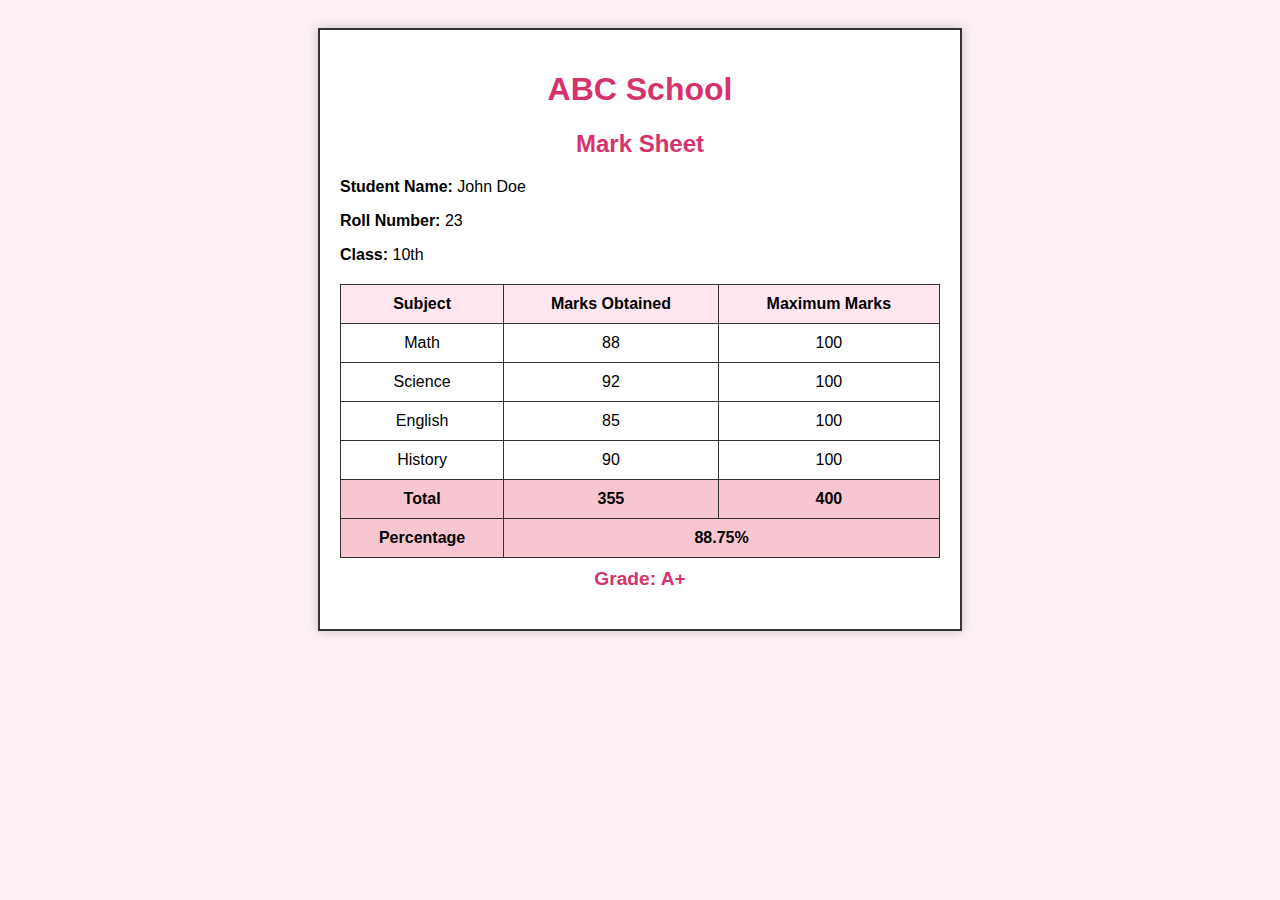
<file: index.html>
<!DOCTYPE html>
<html lang="en">
<head>
    
    <title>Mark Sheet</title>
    <style>
        body {
            font-family: Arial, sans-serif;
            background-color: #fdf0f5; /* light pink background */
            padding: 20px;
        }

        .marksheet {
            max-width: 600px;
            margin: auto;
            border: 2px solid #333;
            padding: 20px;
            background-color: #fff;
            box-shadow: 0px 0px 10px rgba(0,0,0,0.2);
        }

        h1, h2 {
            text-align: center;
            color: #d6336c; /* baby pink/dark pink */
        }

        table {
            width: 100%;
            border-collapse: collapse;
            margin-top: 20px;
        }

        table, th, td {
            border: 1px solid #333;
        }

        th, td {
            padding: 10px;
            text-align: center;
        }

        th {
            background-color: #ffe6f0; /* light pink */
        }

        .total {
            font-weight: bold;
            background-color: #f7c6d0;
        }

        .grade {
            font-size: 1.2em;
            font-weight: bold;
            color: #d6336c;
            text-align: center;
            margin-top: 10px;
        }
    </style>
</head>
<body>

<div class="marksheet">
    <h1>ABC School</h1>
    <h2>Mark Sheet</h2>

    <p><strong>Student Name:</strong> John Doe</p>
    <p><strong>Roll Number:</strong> 23</p>
    <p><strong>Class:</strong> 10th</p>

    <table>
        <tr>
            <th>Subject</th>
            <th>Marks Obtained</th>
            <th>Maximum Marks</th>
        </tr>
        <tr>
            <td>Math</td>
            <td>88</td>
            <td>100</td>
        </tr>
        <tr>
            <td>Science</td>
            <td>92</td>
            <td>100</td>
        </tr>
        <tr>
            <td>English</td>
            <td>85</td>
            <td>100</td>
        </tr>
        <tr>
            <td>History</td>
            <td>90</td>
            <td>100</td>
        </tr>
        <tr class="total">
            <td>Total</td>
            <td>355</td>
            <td>400</td>
        </tr>
        <tr class="total">
            <td>Percentage</td>
            <td colspan="2">88.75%</td>
        </tr>
    </table>

    <p class="grade">Grade: A+</p>
</div>

</body>
</html>
</file>
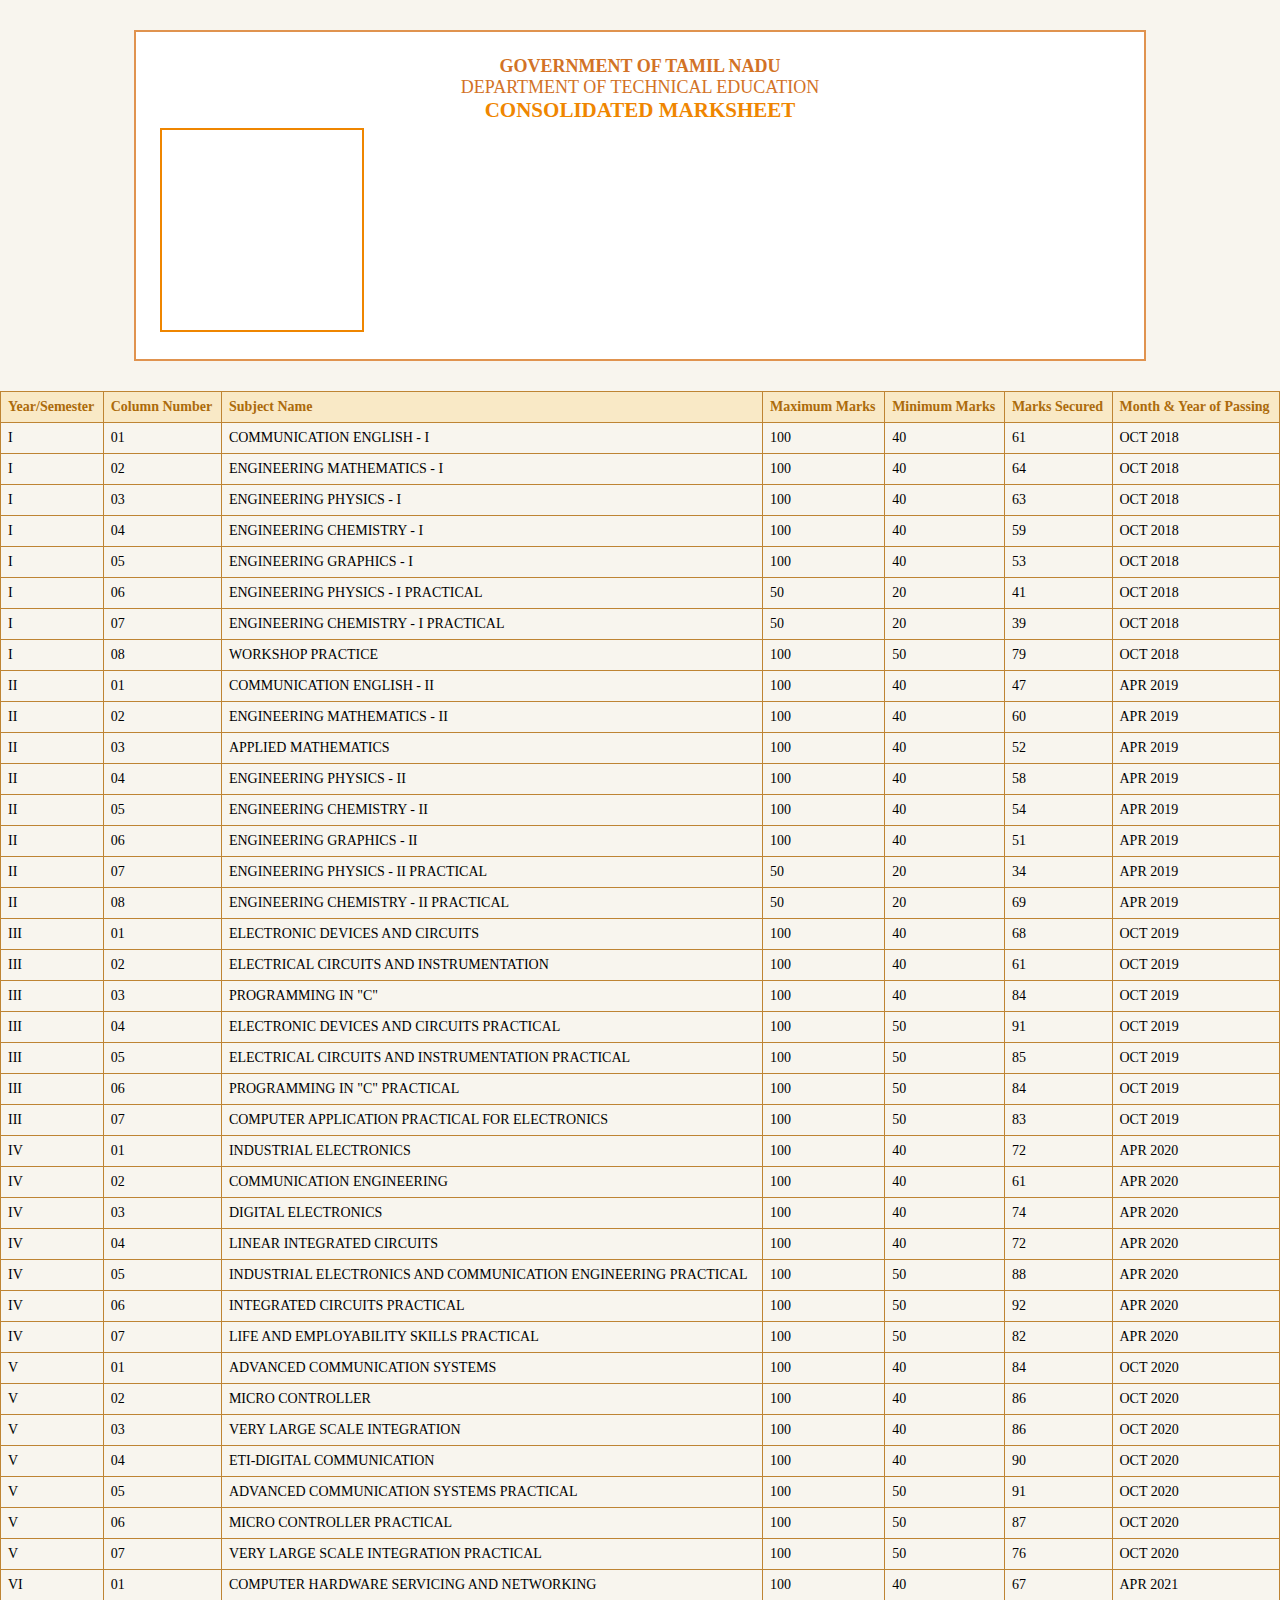
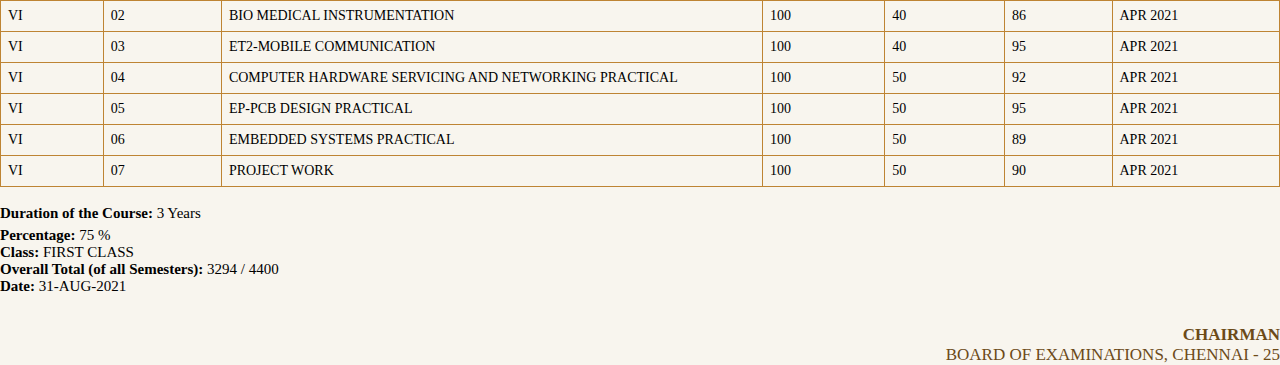
<file: Main.html>
<!DOCTYPE html>
<html lang="en">
<head>
    <!-- <meta charset="UTF-8"> -->
    <title>Tamil Nadu Polytechnic Marksheet</title>
    <link rel="stylesheet" href="index.css">
</head>
<body>
    <div>
      

    <div class="marksheet-container">
    <div class="header-top">
        <div><b>GOVERNMENT OF TAMIL NADU</b></div>
        <div>DEPARTMENT OF TECHNICAL EDUCATION</div>
        <div class="title">CONSOLIDATED MARKSHEET</div>
        <div class="img"></div>
    </div>
    

</div>

    <table>
        <thead>
            <tr>
                <th>Year/Semester</th>
                <th>Column Number</th>
                <th>Subject Name</th>
                <th>Maximum Marks</th>
                <th>Minimum Marks</th>
                <th>Marks Secured</th>
                <th>Month & Year of Passing</th>
            </tr>
        </thead>
        <tbody>
          
            <tr><td>I</td><td>01</td><td>COMMUNICATION ENGLISH - I</td><td>100</td><td>40</td><td>61</td><td>OCT 2018</td></tr>
            <tr><td>I</td><td>02</td><td>ENGINEERING MATHEMATICS - I</td><td>100</td><td>40</td><td>64</td><td>OCT 2018</td></tr>
            <tr><td>I</td><td>03</td><td>ENGINEERING PHYSICS - I</td><td>100</td><td>40</td><td>63</td><td>OCT 2018</td></tr>
            <tr><td>I</td><td>04</td><td>ENGINEERING CHEMISTRY - I</td><td>100</td><td>40</td><td>59</td><td>OCT 2018</td></tr>
            <tr><td>I</td><td>05</td><td>ENGINEERING GRAPHICS - I</td><td>100</td><td>40</td><td>53</td><td>OCT 2018</td></tr>
            <tr><td>I</td><td>06</td><td>ENGINEERING PHYSICS - I PRACTICAL</td><td>50</td><td>20</td><td>41</td><td>OCT 2018</td></tr>
            <tr><td>I</td><td>07</td><td>ENGINEERING CHEMISTRY - I PRACTICAL</td><td>50</td><td>20</td><td>39</td><td>OCT 2018</td></tr>
            <tr><td>I</td><td>08</td><td>WORKSHOP PRACTICE</td><td>100</td><td>50</td><td>79</td><td>OCT 2018</td></tr>
      
            <tr><td>II</td><td>01</td><td>COMMUNICATION ENGLISH - II</td><td>100</td><td>40</td><td>47</td><td>APR 2019</td></tr>
            <tr><td>II</td><td>02</td><td>ENGINEERING MATHEMATICS - II</td><td>100</td><td>40</td><td>60</td><td>APR 2019</td></tr>
            <tr><td>II</td><td>03</td><td>APPLIED MATHEMATICS</td><td>100</td><td>40</td><td>52</td><td>APR 2019</td></tr>
            <tr><td>II</td><td>04</td><td>ENGINEERING PHYSICS - II</td><td>100</td><td>40</td><td>58</td><td>APR 2019</td></tr>
            <tr><td>II</td><td>05</td><td>ENGINEERING CHEMISTRY - II</td><td>100</td><td>40</td><td>54</td><td>APR 2019</td></tr>
            <tr><td>II</td><td>06</td><td>ENGINEERING GRAPHICS - II</td><td>100</td><td>40</td><td>51</td><td>APR 2019</td></tr>
            <tr><td>II</td><td>07</td><td>ENGINEERING PHYSICS - II PRACTICAL</td><td>50</td><td>20</td><td>34</td><td>APR 2019</td></tr>
            <tr><td>II</td><td>08</td><td>ENGINEERING CHEMISTRY - II PRACTICAL</td><td>50</td><td>20</td><td>69</td><td>APR 2019</td></tr>
       
            <tr><td>III</td><td>01</td><td>ELECTRONIC DEVICES AND CIRCUITS</td><td>100</td><td>40</td><td>68</td><td>OCT 2019</td></tr>
            <tr><td>III</td><td>02</td><td>ELECTRICAL CIRCUITS AND INSTRUMENTATION</td><td>100</td><td>40</td><td>61</td><td>OCT 2019</td></tr>
            <tr><td>III</td><td>03</td><td>PROGRAMMING IN "C"</td><td>100</td><td>40</td><td>84</td><td>OCT 2019</td></tr>
            <tr><td>III</td><td>04</td><td>ELECTRONIC DEVICES AND CIRCUITS PRACTICAL</td><td>100</td><td>50</td><td>91</td><td>OCT 2019</td></tr>
            <tr><td>III</td><td>05</td><td>ELECTRICAL CIRCUITS AND INSTRUMENTATION PRACTICAL</td><td>100</td><td>50</td><td>85</td><td>OCT 2019</td></tr>
            <tr><td>III</td><td>06</td><td>PROGRAMMING IN "C" PRACTICAL</td><td>100</td><td>50</td><td>84</td><td>OCT 2019</td></tr>
            <tr><td>III</td><td>07</td><td>COMPUTER APPLICATION PRACTICAL FOR ELECTRONICS</td><td>100</td><td>50</td><td>83</td><td>OCT 2019</td></tr>
          
            <tr><td>IV</td><td>01</td><td>INDUSTRIAL ELECTRONICS</td><td>100</td><td>40</td><td>72</td><td>APR 2020</td></tr>
            <tr><td>IV</td><td>02</td><td>COMMUNICATION ENGINEERING</td><td>100</td><td>40</td><td>61</td><td>APR 2020</td></tr>
            <tr><td>IV</td><td>03</td><td>DIGITAL ELECTRONICS</td><td>100</td><td>40</td><td>74</td><td>APR 2020</td></tr>
            <tr><td>IV</td><td>04</td><td>LINEAR INTEGRATED CIRCUITS</td><td>100</td><td>40</td><td>72</td><td>APR 2020</td></tr>
            <tr><td>IV</td><td>05</td><td>INDUSTRIAL ELECTRONICS AND COMMUNICATION ENGINEERING PRACTICAL</td><td>100</td><td>50</td><td>88</td><td>APR 2020</td></tr>
            <tr><td>IV</td><td>06</td><td>INTEGRATED CIRCUITS PRACTICAL</td><td>100</td><td>50</td><td>92</td><td>APR 2020</td></tr>
            <tr><td>IV</td><td>07</td><td>LIFE AND EMPLOYABILITY SKILLS PRACTICAL</td><td>100</td><td>50</td><td>82</td><td>APR 2020</td></tr>
    
            <tr><td>V</td><td>01</td><td>ADVANCED COMMUNICATION SYSTEMS</td><td>100</td><td>40</td><td>84</td><td>OCT 2020</td></tr>
            <tr><td>V</td><td>02</td><td>MICRO CONTROLLER</td><td>100</td><td>40</td><td>86</td><td>OCT 2020</td></tr>
            <tr><td>V</td><td>03</td><td>VERY LARGE SCALE INTEGRATION</td><td>100</td><td>40</td><td>86</td><td>OCT 2020</td></tr>
            <tr><td>V</td><td>04</td><td>ETI-DIGITAL COMMUNICATION</td><td>100</td><td>40</td><td>90</td><td>OCT 2020</td></tr>
            <tr><td>V</td><td>05</td><td>ADVANCED COMMUNICATION SYSTEMS PRACTICAL</td><td>100</td><td>50</td><td>91</td><td>OCT 2020</td></tr>
            <tr><td>V</td><td>06</td><td>MICRO CONTROLLER PRACTICAL</td><td>100</td><td>50</td><td>87</td><td>OCT 2020</td></tr>
            <tr><td>V</td><td>07</td><td>VERY LARGE SCALE INTEGRATION PRACTICAL</td><td>100</td><td>50</td><td>76</td><td>OCT 2020</td></tr>
    
            <tr><td>VI</td><td>01</td><td>COMPUTER HARDWARE SERVICING AND NETWORKING</td><td>100</td><td>40</td><td>67</td><td>APR 2021</td></tr>
            <tr><td>VI</td><td>02</td><td>BIO MEDICAL INSTRUMENTATION</td><td>100</td><td>40</td><td>86</td><td>APR 2021</td></tr>
            <tr><td>VI</td><td>03</td><td>ET2-MOBILE COMMUNICATION</td><td>100</td><td>40</td><td>95</td><td>APR 2021</td></tr>
            <tr><td>VI</td><td>04</td><td>COMPUTER HARDWARE SERVICING AND NETWORKING PRACTICAL</td><td>100</td><td>50</td><td>92</td><td>APR 2021</td></tr>
            <tr><td>VI</td><td>05</td><td>EP-PCB DESIGN PRACTICAL</td><td>100</td><td>50</td><td>95</td><td>APR 2021</td></tr>
            <tr><td>VI</td><td>06</td><td>EMBEDDED SYSTEMS PRACTICAL</td><td>100</td><td>50</td><td>89</td><td>APR 2021</td></tr>
            <tr><td>VI</td><td>07</td><td>PROJECT WORK</td><td>100</td><td>50</td><td>90</td><td>APR 2021</td></tr>
        </tbody>
    </table>
    <div class="summary-row">
        <div><b>Duration of the Course:</b> 3 Years</div>
    </div>
    <div class="summary-footer">
        <div><b>Percentage:</b> 75 %</div>
        <div><b>Class:</b> FIRST CLASS</div>
        <div><b>Overall Total (of all Semesters):</b> 3294 / 4400</div>
        <div><b>Date:</b> 31-AUG-2021</div>
    </div>
    <div class="sign-row">
        <span><b>CHAIRMAN</b></span><br>
        <span>BOARD OF EXAMINATIONS, CHENNAI - 25</span>
    </div>
</div>
</body>
</html>
</file>
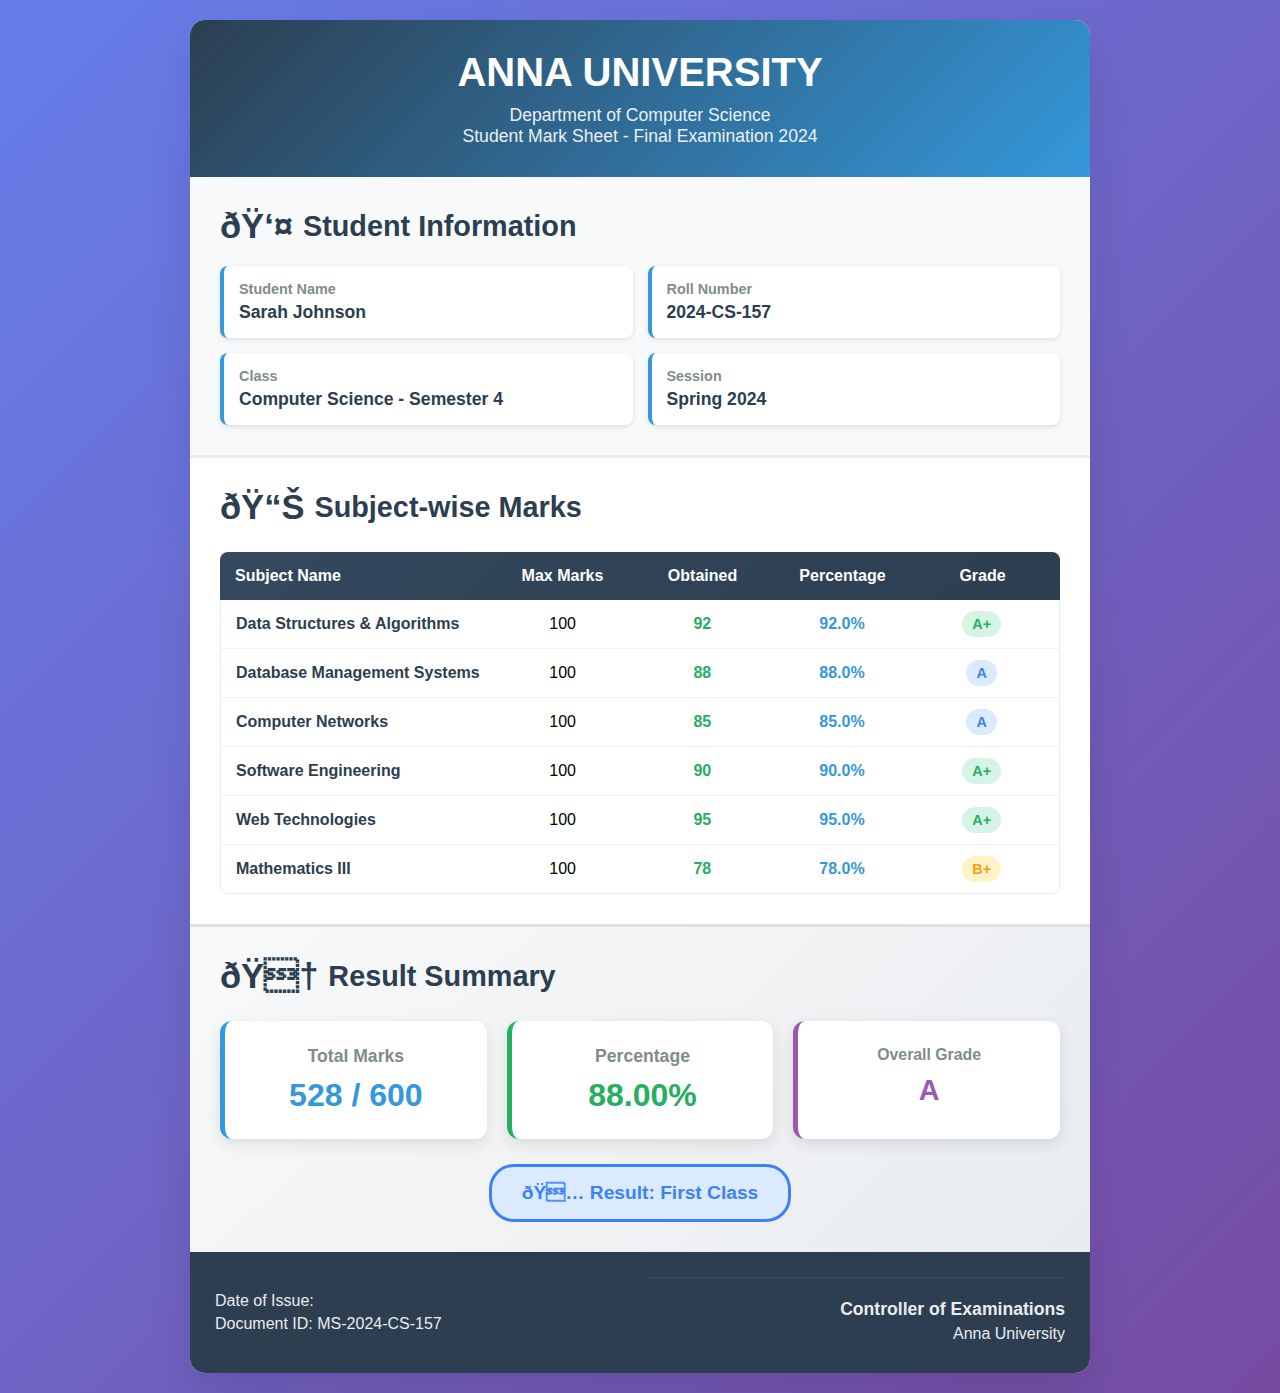
<file: Mark.html>
<!DOCTYPE html>
<html lang="en">
<head>
    <!-- <meta charset="UTF-8">
    <meta name="viewport" content="width=device-width, initial-scale=1.0"> -->
    <title>Student Mark Sheet</title>
    <style>
        * {
            margin: 0;
            padding: 0;
            box-sizing: border-box;
        }

        body {
            font-family: 'Arial', sans-serif;
            background: linear-gradient(135deg, #667eea 0%, #764ba2 100%);
            min-height: 100vh;
            padding: 20px;
        }

        .marksheet-container {
            max-width: 900px;
            margin: 0 auto;
            background: white;
            border-radius: 15px;
            box-shadow: 0 20px 40px rgba(0, 0, 0, 0.1);
            overflow: hidden;
        }

        .header {
            background: linear-gradient(135deg, #2c3e50, #3498db);
            color: white;
            text-align: center;
            padding: 30px;
        }

        .header h1 {
            font-size: 2.5em;
            margin-bottom: 10px;
            font-weight: bold;
        }

        .header p {
            font-size: 1.1em;
            opacity: 0.9;
        }

        .student-info {
            padding: 30px;
            background: #f8f9fa;
            border-bottom: 3px solid #e9ecef;
        }

        .student-info h2 {
            color: #2c3e50;
            margin-bottom: 20px;
            font-size: 1.8em;
            display: flex;
            align-items: center;
        }

        .student-info h2::before {
            content: "👤";
            margin-right: 10px;
            font-size: 1.2em;
        }

        .info-list {
            list-style: none;
            display: grid;
            grid-template-columns: repeat(auto-fit, minmax(300px, 1fr));
            gap: 15px;
        }

        .info-list li {
            background: white;
            padding: 15px;
            border-radius: 8px;
            border-left: 4px solid #3498db;
            box-shadow: 0 2px 5px rgba(0, 0, 0, 0.1);
        }

        .info-label {
            font-weight: bold;
            color: #7f8c8d;
            font-size: 0.9em;
            display: block;
            margin-bottom: 5px;
        }

        .info-value {
            color: #2c3e50;
            font-size: 1.1em;
            font-weight: 600;
        }

        .marks-section {
            padding: 30px;
        }

        .marks-section h2 {
            color: #2c3e50;
            margin-bottom: 25px;
            font-size: 1.8em;
            display: flex;
            align-items: center;
        }

        .marks-section h2::before {
            content: "📊";
            margin-right: 10px;
            font-size: 1.2em;
        }

        .marks-header {
            background: linear-gradient(135deg, #34495e, #2c3e50);
            color: white;
            padding: 15px;
            border-radius: 8px 8px 0 0;
            margin-bottom: 0;
        }

        .marks-header ul {
            list-style: none;
            display: grid;
            grid-template-columns: 2fr 1fr 1fr 1fr 1fr;
            gap: 15px;
            font-weight: bold;
            text-align: center;
        }

        .marks-header ul li:first-child {
            text-align: left;
        }

        .marks-list {
            list-style: none;
            background: white;
            border: 1px solid #e9ecef;
            border-top: none;
            border-radius: 0 0 8px 8px;
        }

        .marks-list li {
            padding: 15px;
            border-bottom: 1px solid #f1f2f6;
            transition: background-color 0.3s ease;
        }

        .marks-list li:hover {
            background-color: #f8f9fa;
        }

        .marks-list li:last-child {
            border-bottom: none;
        }

        .subject-row {
            display: grid;
            grid-template-columns: 2fr 1fr 1fr 1fr 1fr;
            gap: 15px;
            align-items: center;
        }

        .subject-name {
            font-weight: 600;
            color: #2c3e50;
            text-align: left;
        }

        .marks-cell {
            text-align: center;
            font-weight: 500;
        }

        .obtained-marks {
            color: #27ae60;
            font-weight: bold;
        }

        .percentage {
            color: #3498db;
            font-weight: bold;
        }

        .grade {
            padding: 5px 10px;
            border-radius: 20px;
            font-weight: bold;
            font-size: 0.9em;
        }

        .grade-a-plus {
            background: #d5f4e6;
            color: #27ae60;
        }

        .grade-a {
            background: #dbeafe;
            color: #3b82f6;
        }

        .grade-b-plus {
            background: #fef3c7;
            color: #f59e0b;
        }

        .grade-b {
            background: #f3f4f6;
            color: #6b7280;
        }

        .summary-section {
            background: linear-gradient(135deg, #f8f9fa, #e9ecef);
            padding: 30px;
            border-top: 3px solid #dee2e6;
        }

        .summary-section h2 {
            color: #2c3e50;
            margin-bottom: 25px;
            font-size: 1.8em;
            display: flex;
            align-items: center;
        }

        .summary-section h2::before {
            content: "🏆";
            margin-right: 10px;
            font-size: 1.2em;
        }

        .summary-cards {
            list-style: none;
            display: grid;
            grid-template-columns: repeat(auto-fit, minmax(250px, 1fr));
            gap: 20px;
            margin-bottom: 25px;
        }

        .summary-card {
            background: white;
            padding: 25px;
            border-radius: 12px;
            text-align: center;
            box-shadow: 0 5px 15px rgba(0, 0, 0, 0.1);
            border-left: 5px solid;
        }

        .summary-card.total-marks {
            border-left-color: #3498db;
        }

        .summary-card.percentage {
            border-left-color: #27ae60;
        }

        .summary-card.grade {
            border-left-color: #9b59b6;
        }

        .card-title {
            font-size: 1.1em;
            color: #7f8c8d;
            margin-bottom: 10px;
            font-weight: 600;
        }

        .card-value {
            font-size: 2em;
            font-weight: bold;
            color: #2c3e50;
        }

        .card-value.total {
            color: #3498db;
        }

        .card-value.percent {
            color: #27ae60;
        }

        .card-value.final-grade {
            color: #9b59b6;
        }

        .result-status {
            text-align: center;
            margin-top: 20px;
        }

        .status-badge {
            display: inline-flex;
            align-items: center;
            padding: 15px 30px;
            border-radius: 25px;
            font-size: 1.2em;
            font-weight: bold;
            border: 3px solid;
        }

        .status-distinction {
            background: #d5f4e6;
            color: #27ae60;
            border-color: #27ae60;
        }

        .status-first-class {
            background: #dbeafe;
            color: #3b82f6;
            border-color: #3b82f6;
        }

        .status-second-class {
            background: #fef3c7;
            color: #f59e0b;
            border-color: #f59e0b;
        }

        .status-pass {
            background: #f3f4f6;
            color: #6b7280;
            border-color: #6b7280;
        }

        .status-fail {
            background: #fee2e2;
            color: #ef4444;
            border-color: #ef4444;
        }

        .footer {
            background: #2c3e50;
            color: white;
            padding: 25px;
            display: flex;
            justify-content: space-between;
            align-items: center;
            flex-wrap: wrap;
            gap: 15px;
        }

        .footer-left, .footer-right {
            flex: 1;
            min-width: 200px;
        }

        .footer-right {
            text-align: right;
            border-top: 2px solid #34495e;
            padding-top: 15px;
        }

        .footer p {
            margin: 5px 0;
            opacity: 0.9;
        }

        .signature-line {
            font-weight: bold;
            font-size: 1.1em;
        }

        @media (max-width: 768px) {
            .marks-header ul,
            .subject-row {
                grid-template-columns: 1fr;
                gap: 10px;
                text-align: center;
            }

            .subject-name {
                text-align: center;
                margin-bottom: 10px;
                font-size: 1.1em;
            }

            .marks-cell {
                padding: 5px 0;
            }

            .footer {
                flex-direction: column;
                text-align: center;
            }

            .footer-right {
                text-align: center;
            }
        }
    </style>
</head>
<body>
    <div class="marksheet-container">
        <!-- Header Section -->
        <div class="header">
            <h1>ANNA UNIVERSITY</h1>
            <p>Department of Computer Science</p>
            <p>Student Mark Sheet - Final Examination 2024</p>
        </div>

        <!-- Student Information Section -->
        <div class="student-info">
            <h2>Student Information</h2>
            <ul class="info-list">
                <li>
                    <span class="info-label">Student Name</span>
                    <span class="info-value">Sarah Johnson</span>
                </li>
                <li>
                    <span class="info-label">Roll Number</span>
                    <span class="info-value">2024-CS-157</span>
                </li>
                <li>
                    <span class="info-label">Class</span>
                    <span class="info-value">Computer Science - Semester 4</span>
                </li>
                <li>
                    <span class="info-label">Session</span>
                    <span class="info-value">Spring 2024</span>
                </li>
            </ul>
        </div>

        <!-- Marks Section -->
        <div class="marks-section">
            <h2>Subject-wise Marks</h2>
            
            <!-- Marks Header -->
            <div class="marks-header">
                <ul>
                    <li>Subject Name</li>
                    <li>Max Marks</li>
                    <li>Obtained</li>
                    <li>Percentage</li>
                    <li>Grade</li>
                </ul>
            </div>

            <!-- Marks List -->
            <ul class="marks-list">
                <li>
                    <div class="subject-row">
                        <div class="subject-name">Data Structures & Algorithms</div>
                        <div class="marks-cell">100</div>
                        <div class="marks-cell obtained-marks">92</div>
                        <div class="marks-cell percentage">92.0%</div>
                        <div class="marks-cell">
                            <span class="grade grade-a-plus">A+</span>
                        </div>
                    </div>
                </li>
                <li>
                    <div class="subject-row">
                        <div class="subject-name">Database Management Systems</div>
                        <div class="marks-cell">100</div>
                        <div class="marks-cell obtained-marks">88</div>
                        <div class="marks-cell percentage">88.0%</div>
                        <div class="marks-cell">
                            <span class="grade grade-a">A</span>
                        </div>
                    </div>
                </li>
                <li>
                    <div class="subject-row">
                        <div class="subject-name">Computer Networks</div>
                        <div class="marks-cell">100</div>
                        <div class="marks-cell obtained-marks">85</div>
                        <div class="marks-cell percentage">85.0%</div>
                        <div class="marks-cell">
                            <span class="grade grade-a">A</span>
                        </div>
                    </div>
                </li>
                <li>
                    <div class="subject-row">
                        <div class="subject-name">Software Engineering</div>
                        <div class="marks-cell">100</div>
                        <div class="marks-cell obtained-marks">90</div>
                        <div class="marks-cell percentage">90.0%</div>
                        <div class="marks-cell">
                            <span class="grade grade-a-plus">A+</span>
                        </div>
                    </div>
                </li>
                <li>
                    <div class="subject-row">
                        <div class="subject-name">Web Technologies</div>
                        <div class="marks-cell">100</div>
                        <div class="marks-cell obtained-marks">95</div>
                        <div class="marks-cell percentage">95.0%</div>
                        <div class="marks-cell">
                            <span class="grade grade-a-plus">A+</span>
                        </div>
                    </div>
                </li>
                <li>
                    <div class="subject-row">
                        <div class="subject-name">Mathematics III</div>
                        <div class="marks-cell">100</div>
                        <div class="marks-cell obtained-marks">78</div>
                        <div class="marks-cell percentage">78.0%</div>
                        <div class="marks-cell">
                            <span class="grade grade-b-plus">B+</span>
                        </div>
                    </div>
                </li>
            </ul>
        </div>

        <!-- Summary Section -->
        <div class="summary-section">
            <h2>Result Summary</h2>
            
            <ul class="summary-cards">
                <li class="summary-card total-marks">
                    <div class="card-title">Total Marks</div>
                    <div class="card-value total">528 / 600</div>
                </li>
                <li class="summary-card percentage">
                    <div class="card-title">Percentage</div>
                    <div class="card-value percent">88.00%</div>
                </li>
                <li class="summary-card grade">
                    <div class="card-title">Overall Grade</div>
                    <div class="card-value final-grade">A</div>
                </li>
            </ul>

            <div class="result-status">
                <div class="status-badge status-first-class">
                    🏅 Result: First Class
                </div>
            </div>
        </div>

        <!-- Footer Section -->
        <div class="footer">
            <div class="footer-left">
                <p>Date of Issue: <span id="current-date"></span></p>
                <p>Document ID: MS-2024-CS-157</p>
            </div>
            <div class="footer-right">
                <p class="signature-line">Controller of Examinations</p>
                <p>Anna University</p>
            </div>
        </div>
    </div>

    <!-- <script>
        // Set current date
        document.getElementById('current-date').textContent = new Date().toLocaleDateString();
    </script> -->
</body>
</html>
</file>
<file: index.css>
body {
    font-family: 'Times New Roman', Times, serif;
    background: #f8f5ee;
    margin: 0;
}
.marksheet-container {
    background: #fff;
    margin: 30px auto;
    max-width: 960px;
    padding: 24px 24px 20px 24px;
    border: 2px solid #e0934f;
}
.img{
    width: 200px;
    height: 200px;
    /* object-fit: ; */
    border: 2px solid#ef8600;
    
    

    
}
.header-top {
    text-align: center;
    font-size: 18px;
    color: #d27226;
    margin-bottom: 7px;
}
.title {
    font-size: 21px;
    color: #ef8600;
    font-weight: bold;
    margin-bottom: 5px;
}
.details-row {
    display: flex;
    justify-content: space-between;
    margin-bottom: 10px;
    font-size: 15px;
}
.student-info {
    margin-left: 25px;
    margin-right: 25px;
    min-width: 180px;
}
.education-details {
    font-size: 16px;
    margin-bottom: 14px;
    margin-top: 7px;
    text-align: left;
}
.educationdetails1{
      font-size: 16px;
    margin-bottom: 14px;
    margin-top: 8px;
    text-align: right;
}
.Discipline{
      font-size: 16px;
    margin-bottom: 14px;
    margin-top: 8px;
    text-align: left;
}
table {
    width: 100%;
    border-collapse: collapse;
    margin-bottom: 18px;
}
th, td {
    border: 1px solid #be8433;
    padding: 7px 7px;
    text-align: left;
    font-size: 14px;
}
th {
    background-color: #f9e9c6;
    color: #ac6b0c;
}
.summary-row {
    font-size: 15px;
    margin-bottom: 5px;
}
.summary-footer {
    font-size: 15px;
    padding-bottom: 10px;
}
.sign-row {
    text-align: right;
    font-size: 17px;
    margin-top: 20px;
    color: #6c4a18;
}
hr {
    border: 0.5px solid #c8b182;
}
</file>
